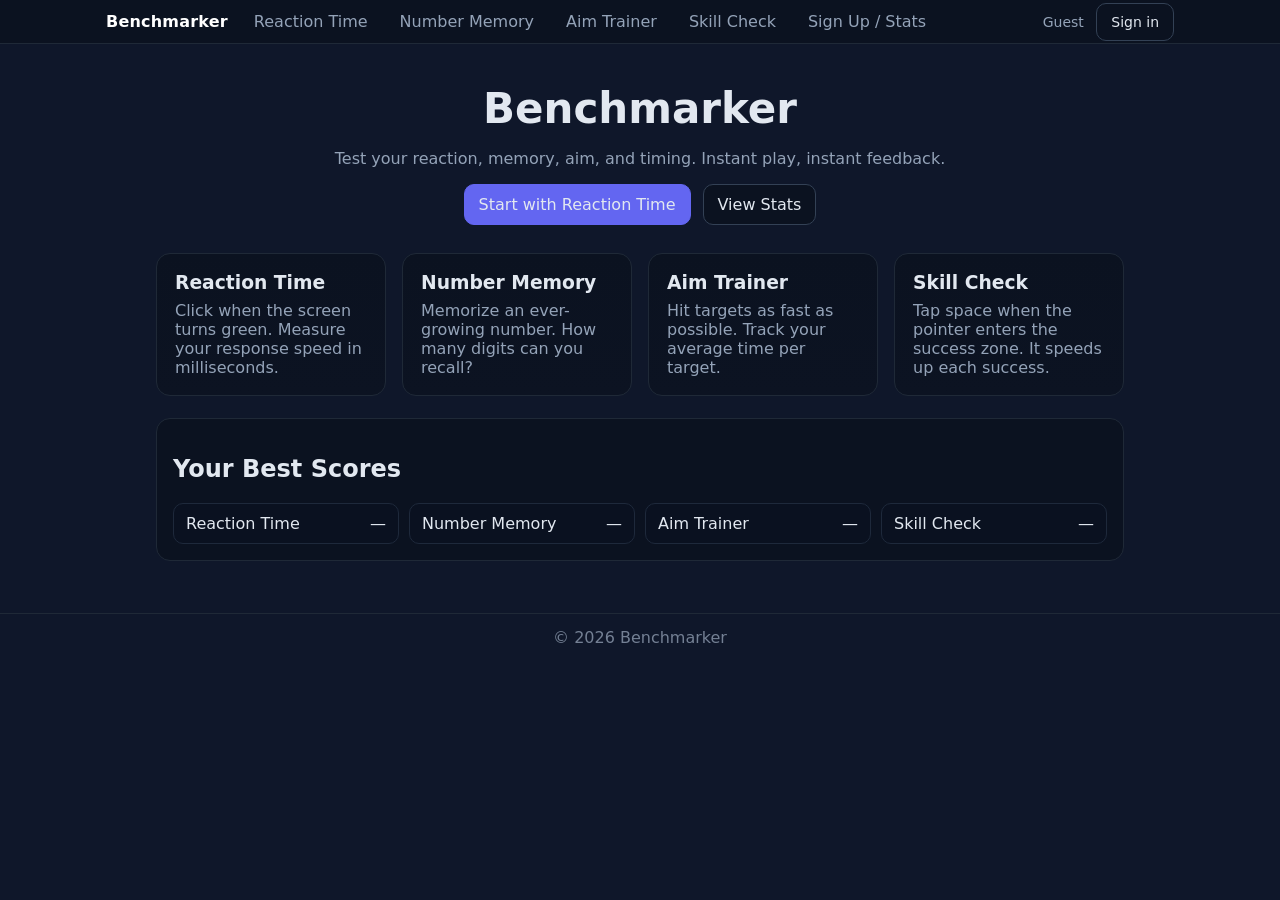
<file: benchmarker/index.html>
<!doctype html>
<html lang="en">
  <head>
    <meta charset="utf-8" />
    <meta name="viewport" content="width=device-width, initial-scale=1" />
    <title>Benchmarker — Cognitive Skill Tests</title>
    <link rel="stylesheet" href="assets/css/styles.css" />
  </head>
  <body>
    <header class="site-header">
      <nav class="nav">
        <a class="brand" href="index.html">Benchmarker</a>
        <ul class="nav-links">
          <li><a href="reaction.html">Reaction Time</a></li>
          <li><a href="number-memory.html">Number Memory</a></li>
          <li><a href="aim-trainer.html">Aim Trainer</a></li>
          <li><a href="skill-check.html">Skill Check</a></li>
          <li><a href="signup.html">Sign Up / Stats</a></li>
        </ul>
        <div class="user-badge" id="userBadge"></div>
      </nav>
    </header>

    <main class="container">
      <section class="hero">
        <h1>Benchmarker</h1>
        <p class="subtitle">Test your reaction, memory, aim, and timing. Instant play, instant feedback.</p>
        <div class="cta-row">
          <a class="btn primary" href="reaction.html">Start with Reaction Time</a>
          <a class="btn" href="signup.html">View Stats</a>
        </div>
      </section>

      <section class="cards-grid">
        <a class="card" href="reaction.html">
          <h3>Reaction Time</h3>
          <p>Click when the screen turns green. Measure your response speed in milliseconds.</p>
        </a>
        <a class="card" href="number-memory.html">
          <h3>Number Memory</h3>
          <p>Memorize an ever-growing number. How many digits can you recall?</p>
        </a>
        <a class="card" href="aim-trainer.html">
          <h3>Aim Trainer</h3>
          <p>Hit targets as fast as possible. Track your average time per target.</p>
        </a>
        <a class="card" href="skill-check.html">
          <h3>Skill Check</h3>
          <p>Tap space when the pointer enters the success zone. It speeds up each success.</p>
        </a>
      </section>

      <section class="panel">
        <h2>Your Best Scores</h2>
        <div id="bestScores" class="best-scores"></div>
      </section>
    </main>

    <footer class="site-footer">
      <div>© <span id="year"></span> Benchmarker</div>
    </footer>

    <script src="assets/js/storage.js"></script>
    <script src="assets/js/ui.js"></script>
    <script>
      document.getElementById('year').textContent = new Date().getFullYear();

      function renderBestScores() {
        const user = window.BMStorage.getCurrentUser();
        const username = user ? user.username : 'guest';
        const stats = window.BMStorage.getUserStats(username);
        const el = document.getElementById('bestScores');
        const rows = [];
        rows.push(`<div class="best-row"><span>Reaction Time</span><span>${stats.reaction.bestMs != null ? stats.reaction.bestMs + ' ms' : '—'}</span></div>`);
        rows.push(`<div class="best-row"><span>Number Memory</span><span>${stats.numberMemory.bestLevel != null ? 'Level ' + stats.numberMemory.bestLevel : '—'}</span></div>`);
        rows.push(`<div class="best-row"><span>Aim Trainer</span><span>${stats.aim.bestAvgMs != null ? stats.aim.bestAvgMs + ' ms avg' : '—'}</span></div>`);
        rows.push(`<div class="best-row"><span>Skill Check</span><span>${stats.skillCheck.bestScore != null ? stats.skillCheck.bestScore + ' streak' : '—'}</span></div>`);
        el.innerHTML = rows.join('');
      }

      document.addEventListener('DOMContentLoaded', () => {
        window.BMUI.renderUserBadge();
        renderBestScores();
      });
    </script>
  </body>
  </html>
</file>
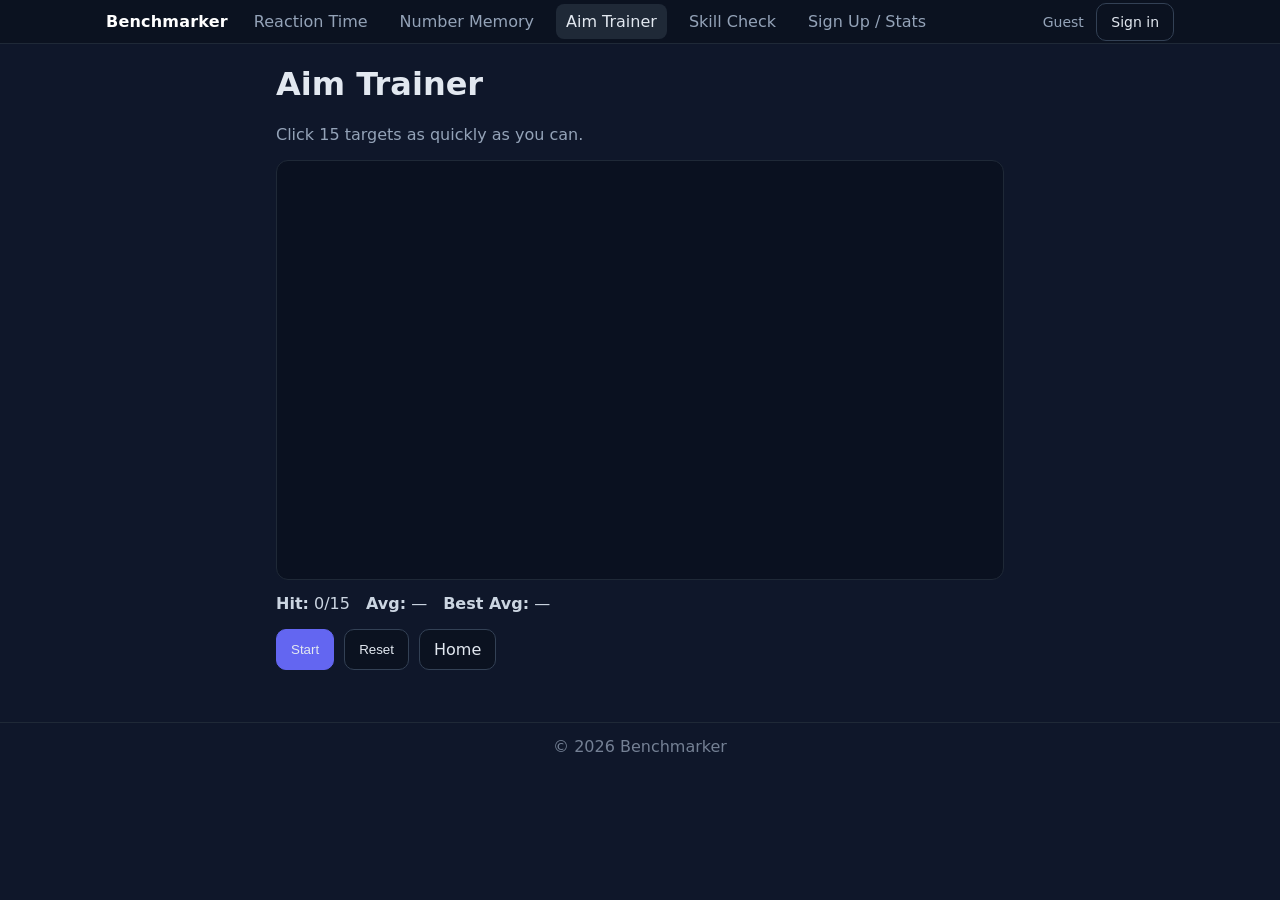
<file: benchmarker/aim-trainer.html>
<!doctype html>
<html lang="en">
  <head>
    <meta charset="utf-8" />
    <meta name="viewport" content="width=device-width, initial-scale=1" />
    <title>Aim Trainer — Benchmarker</title>
    <link rel="stylesheet" href="assets/css/styles.css" />
  </head>
  <body>
    <header class="site-header">
      <nav class="nav">
        <a class="brand" href="index.html">Benchmarker</a>
        <ul class="nav-links">
          <li><a href="reaction.html">Reaction Time</a></li>
          <li><a href="number-memory.html">Number Memory</a></li>
          <li><a class="active" href="aim-trainer.html">Aim Trainer</a></li>
          <li><a href="skill-check.html">Skill Check</a></li>
          <li><a href="signup.html">Sign Up / Stats</a></li>
        </ul>
        <div class="user-badge" id="userBadge"></div>
      </nav>
    </header>

    <main class="container narrow">
      <h1>Aim Trainer</h1>
      <p class="subtitle">Click 15 targets as quickly as you can.</p>

      <div class="aim-area" id="aimArea">
        <button id="target" class="target hidden"></button>
      </div>

      <div class="metrics">
        <div><strong>Hit:</strong> <span id="hits">0</span>/15</div>
        <div><strong>Avg:</strong> <span id="avg">—</span></div>
        <div><strong>Best Avg:</strong> <span id="best">—</span></div>
      </div>

      <div class="controls-row">
        <button id="startBtn" class="btn primary">Start</button>
        <button id="resetBtn" class="btn">Reset</button>
        <a class="btn" href="index.html">Home</a>
      </div>
    </main>

    <footer class="site-footer">
      <div>© <span id="year"></span> Benchmarker</div>
    </footer>

    <script src="assets/js/storage.js"></script>
    <script src="assets/js/ui.js"></script>
    <script>
      document.getElementById('year').textContent = new Date().getFullYear();

      const area = document.getElementById('aimArea');
      const target = document.getElementById('target');
      const startBtn = document.getElementById('startBtn');
      const resetBtn = document.getElementById('resetBtn');
      const hitsEl = document.getElementById('hits');
      const avgEl = document.getElementById('avg');
      const bestEl = document.getElementById('best');

      let hits = 0;
      let times = [];
      let lastSpawn = 0;

      function updateBest() {
        const user = window.BMStorage.getCurrentUser();
        const username = user ? user.username : 'guest';
        const stats = window.BMStorage.getUserStats(username);
        bestEl.textContent = stats.aim.bestAvgMs != null ? stats.aim.bestAvgMs + ' ms' : '—';
      }

      function spawnTarget() {
        const rect = area.getBoundingClientRect();
        const size = 44;
        const x = Math.random() * (rect.width - size);
        const y = Math.random() * (rect.height - size);
        target.style.left = x + 'px';
        target.style.top = y + 'px';
        target.classList.remove('hidden');
        lastSpawn = performance.now();
      }

      target.addEventListener('click', () => {
        const now = performance.now();
        times.push(now - lastSpawn);
        hits += 1;
        hitsEl.textContent = String(hits);
        target.classList.add('hidden');
        if (hits >= 15) {
          const avg = Math.round(times.reduce((a,b)=>a+b,0)/times.length);
          avgEl.textContent = avg + ' ms';
          const user = window.BMStorage.getCurrentUser();
          const username = user ? user.username : 'guest';
          window.BMStorage.recordAim(username, avg);
          updateBest();
        } else {
          setTimeout(spawnTarget, 300);
          const avg = Math.round(times.reduce((a,b)=>a+b,0)/times.length);
          avgEl.textContent = avg + ' ms';
        }
      });

      startBtn.addEventListener('click', () => {
        hits = 0;
        times = [];
        hitsEl.textContent = '0';
        avgEl.textContent = '—';
        spawnTarget();
      });

      resetBtn.addEventListener('click', () => {
        hits = 0;
        times = [];
        hitsEl.textContent = '0';
        avgEl.textContent = '—';
        target.classList.add('hidden');
      });

      document.addEventListener('DOMContentLoaded', () => {
        window.BMUI.renderUserBadge();
        updateBest();
      });
    </script>
  </body>
  </html>
</file>
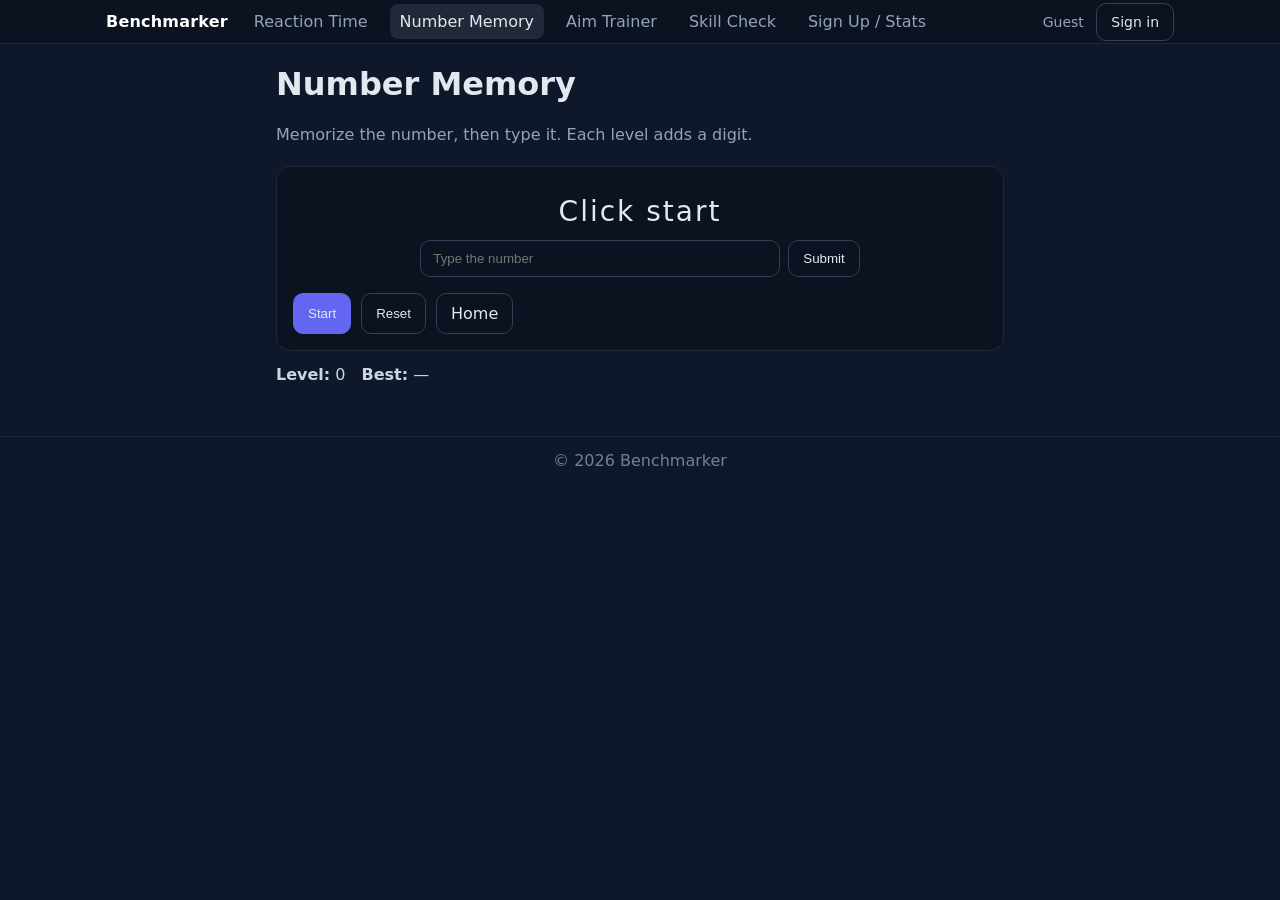
<file: benchmarker/number-memory.html>
<!doctype html>
<html lang="en">
  <head>
    <meta charset="utf-8" />
    <meta name="viewport" content="width=device-width, initial-scale=1" />
    <title>Number Memory — Benchmarker</title>
    <link rel="stylesheet" href="assets/css/styles.css" />
  </head>
  <body>
    <header class="site-header">
      <nav class="nav">
        <a class="brand" href="index.html">Benchmarker</a>
        <ul class="nav-links">
          <li><a href="reaction.html">Reaction Time</a></li>
          <li><a class="active" href="number-memory.html">Number Memory</a></li>
          <li><a href="aim-trainer.html">Aim Trainer</a></li>
          <li><a href="skill-check.html">Skill Check</a></li>
          <li><a href="signup.html">Sign Up / Stats</a></li>
        </ul>
        <div class="user-badge" id="userBadge"></div>
      </nav>
    </header>

    <main class="container narrow">
      <h1>Number Memory</h1>
      <p class="subtitle">Memorize the number, then type it. Each level adds a digit.</p>

      <div class="panel nm-panel">
        <div id="nmNumber" class="nm-number">Click start</div>
        <div class="nm-input-row">
          <input id="nmInput" class="input" type="text" placeholder="Type the number" disabled />
          <button id="nmSubmit" class="btn" disabled>Submit</button>
        </div>
        <div class="controls-row">
          <button id="nmStart" class="btn primary">Start</button>
          <button id="nmReset" class="btn">Reset</button>
          <a class="btn" href="index.html">Home</a>
        </div>
      </div>

      <div class="metrics">
        <div><strong>Level:</strong> <span id="nmLevel">0</span></div>
        <div><strong>Best:</strong> <span id="nmBest">—</span></div>
      </div>
    </main>

    <footer class="site-footer">
      <div>© <span id="year"></span> Benchmarker</div>
    </footer>

    <script src="assets/js/storage.js"></script>
    <script src="assets/js/ui.js"></script>
    <script>
      document.getElementById('year').textContent = new Date().getFullYear();

      const nmNumber = document.getElementById('nmNumber');
      const nmInput = document.getElementById('nmInput');
      const nmSubmit = document.getElementById('nmSubmit');
      const nmStart = document.getElementById('nmStart');
      const nmReset = document.getElementById('nmReset');
      const nmLevelEl = document.getElementById('nmLevel');
      const nmBestEl = document.getElementById('nmBest');

      let level = 0;
      let secret = '';
      let showing = false;

      function updateBest() {
        const user = window.BMStorage.getCurrentUser();
        const username = user ? user.username : 'guest';
        const stats = window.BMStorage.getUserStats(username);
        nmBestEl.textContent = stats.numberMemory.bestLevel != null ? 'Level ' + stats.numberMemory.bestLevel : '—';
      }

      function randomDigit() { return Math.floor(Math.random()*10); }

      function nextLevel() {
        level += 1;
        nmLevelEl.textContent = String(level);
        secret = '';
        for (let i=0;i<level;i++) secret += randomDigit();
        showing = true;
        nmInput.disabled = true;
        nmSubmit.disabled = true;
        nmNumber.textContent = secret;
        setTimeout(() => {
          nmNumber.textContent = 'Enter the number';
          nmInput.disabled = false;
          nmSubmit.disabled = false;
          nmInput.value = '';
          nmInput.focus();
          showing = false;
        }, Math.min(4000, 1000 + level*300));
      }

      function endRun() {
        const user = window.BMStorage.getCurrentUser();
        const username = user ? user.username : 'guest';
        window.BMStorage.recordNumberMemory(username, level-1);
        updateBest();
        nmNumber.textContent = `Failed at level ${level}. Click start to try again.`;
        level = 0;
        nmLevelEl.textContent = '0';
        nmInput.disabled = true;
        nmSubmit.disabled = true;
      }

      nmStart.addEventListener('click', () => {
        if (showing) return;
        level = 0;
        nextLevel();
      });

      nmReset.addEventListener('click', () => {
        level = 0;
        nmLevelEl.textContent = '0';
        nmNumber.textContent = 'Click start';
        nmInput.value = '';
        nmInput.disabled = true;
        nmSubmit.disabled = true;
      });

      nmSubmit.addEventListener('click', () => {
        if (showing) return;
        if (nmInput.value.trim() === secret) {
          nextLevel();
        } else {
          endRun();
        }
      });

      nmInput.addEventListener('keydown', (e) => {
        if (e.key === 'Enter') nmSubmit.click();
      });

      document.addEventListener('DOMContentLoaded', () => {
        window.BMUI.renderUserBadge();
        updateBest();
      });
    </script>
  </body>
  </html>
</file>
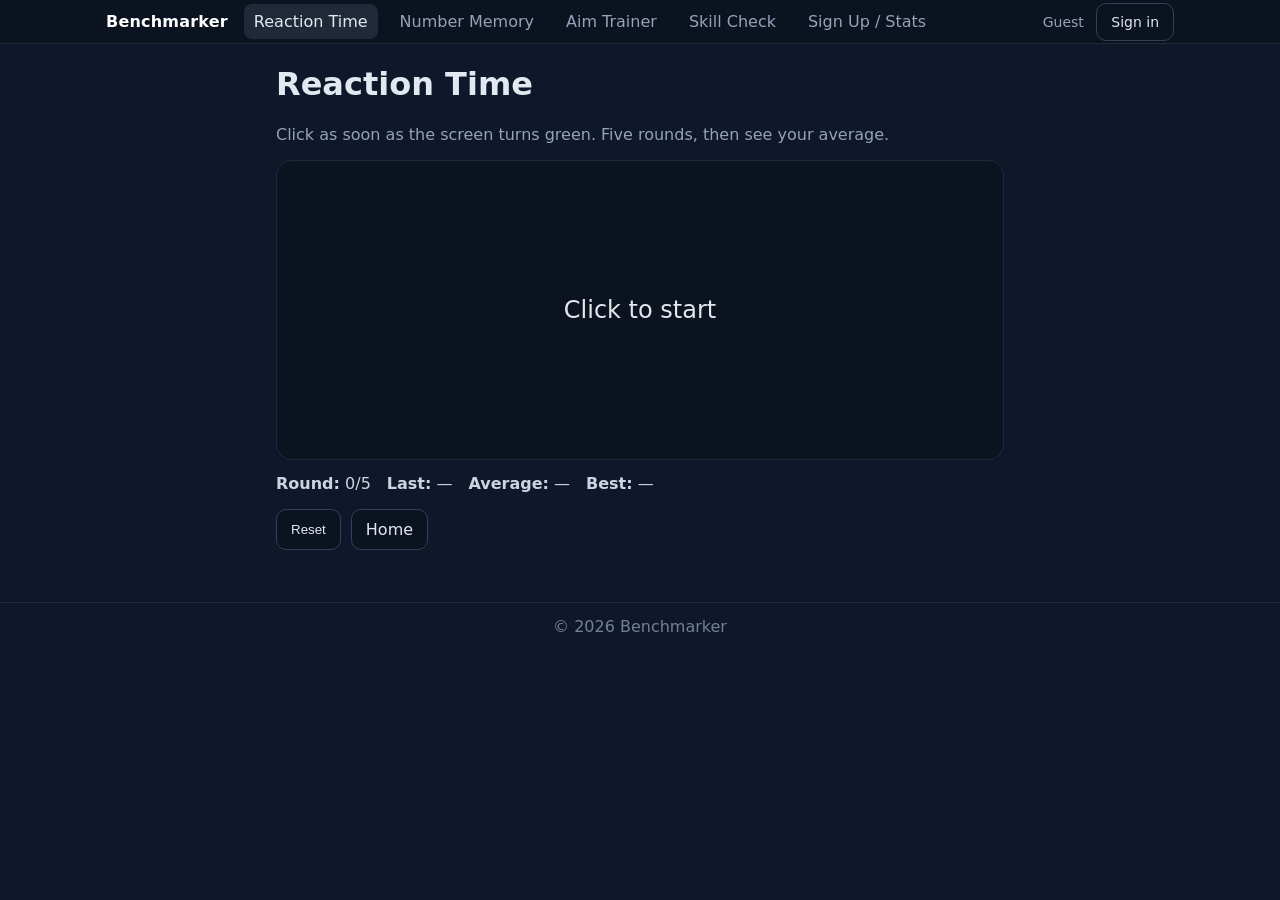
<file: benchmarker/reaction.html>
<!doctype html>
<html lang="en">
  <head>
    <meta charset="utf-8" />
    <meta name="viewport" content="width=device-width, initial-scale=1" />
    <title>Reaction Time — Benchmarker</title>
    <link rel="stylesheet" href="assets/css/styles.css" />
  </head>
  <body>
    <header class="site-header">
      <nav class="nav">
        <a class="brand" href="index.html">Benchmarker</a>
        <ul class="nav-links">
          <li><a class="active" href="reaction.html">Reaction Time</a></li>
          <li><a href="number-memory.html">Number Memory</a></li>
          <li><a href="aim-trainer.html">Aim Trainer</a></li>
          <li><a href="skill-check.html">Skill Check</a></li>
          <li><a href="signup.html">Sign Up / Stats</a></li>
        </ul>
        <div class="user-badge" id="userBadge"></div>
      </nav>
    </header>

    <main class="container narrow">
      <h1>Reaction Time</h1>
      <p class="subtitle">Click as soon as the screen turns green. Five rounds, then see your average.</p>

      <div id="reactionPanel" class="reaction-panel idle">
        <div id="reactionText" class="reaction-text">Click to start</div>
      </div>

      <div class="metrics">
        <div><strong>Round:</strong> <span id="round">0</span>/5</div>
        <div><strong>Last:</strong> <span id="last">—</span></div>
        <div><strong>Average:</strong> <span id="avg">—</span></div>
        <div><strong>Best:</strong> <span id="best">—</span></div>
      </div>

      <div class="controls-row">
        <button id="resetBtn" class="btn">Reset</button>
        <a class="btn" href="index.html">Home</a>
      </div>
    </main>

    <footer class="site-footer">
      <div>© <span id="year"></span> Benchmarker</div>
    </footer>

    <script src="assets/js/storage.js"></script>
    <script src="assets/js/ui.js"></script>
    <script>
      document.getElementById('year').textContent = new Date().getFullYear();

      const panel = document.getElementById('reactionPanel');
      const text = document.getElementById('reactionText');
      const roundEl = document.getElementById('round');
      const lastEl = document.getElementById('last');
      const avgEl = document.getElementById('avg');
      const bestEl = document.getElementById('best');
      const resetBtn = document.getElementById('resetBtn');

      let state = 'idle';
      let timeoutId = null;
      let startTs = 0;
      let results = [];
      let round = 0;

      function setState(newState) {
        panel.classList.remove('idle','wait','go','too-soon');
        panel.classList.add(newState);
        state = newState;
      }

      function scheduleGo() {
        const delay = 1000 + Math.random() * 2000;
        timeoutId = setTimeout(() => {
          setState('go');
          text.textContent = 'Click!';
          startTs = performance.now();
        }, delay);
      }

      function updateMetrics() {
        roundEl.textContent = String(round);
        const last = results.length ? results[results.length - 1] : null;
        lastEl.textContent = last != null ? Math.round(last) + ' ms' : '—';
        const avg = results.length ? results.reduce((a,b)=>a+b,0)/results.length : null;
        avgEl.textContent = avg != null ? Math.round(avg) + ' ms' : '—';

        const user = window.BMStorage.getCurrentUser();
        const username = user ? user.username : 'guest';
        const stats = window.BMStorage.getUserStats(username);
        const best = stats.reaction.bestMs;
        bestEl.textContent = best != null ? best + ' ms' : '—';
      }

      function finishIfNeeded() {
        if (round >= 5) {
          const avg = Math.round(results.reduce((a,b)=>a+b,0)/results.length);
          const user = window.BMStorage.getCurrentUser();
          const username = user ? user.username : 'guest';
          window.BMStorage.recordReaction(username, results, avg);
          updateMetrics();
          text.textContent = `Done! Avg: ${avg} ms. Click to retry.`;
          setState('idle');
          round = 0;
          results = [];
        }
      }

      panel.addEventListener('click', () => {
        if (state === 'idle') {
          results = [];
          round = 0;
          updateMetrics();
          setState('wait');
          text.textContent = 'Wait for green...';
          clearTimeout(timeoutId);
          scheduleGo();
        } else if (state === 'wait') {
          // too soon
          clearTimeout(timeoutId);
          setState('too-soon');
          text.textContent = 'Too soon! Click to try again.';
        } else if (state === 'go') {
          const delta = performance.now() - startTs;
          results.push(delta);
          round += 1;
          updateMetrics();
          if (round < 5) {
            setState('wait');
            text.textContent = 'Wait for green...';
            clearTimeout(timeoutId);
            scheduleGo();
          } else {
            setState('go');
            finishIfNeeded();
          }
        } else if (state === 'too-soon') {
          setState('wait');
          text.textContent = 'Wait for green...';
          clearTimeout(timeoutId);
          scheduleGo();
        }
      });

      resetBtn.addEventListener('click', () => {
        clearTimeout(timeoutId);
        results = [];
        round = 0;
        updateMetrics();
        setState('idle');
        text.textContent = 'Click to start';
      });

      document.addEventListener('DOMContentLoaded', () => {
        window.BMUI.renderUserBadge();
        updateMetrics();
      });
    </script>
  </body>
  </html>
</file>
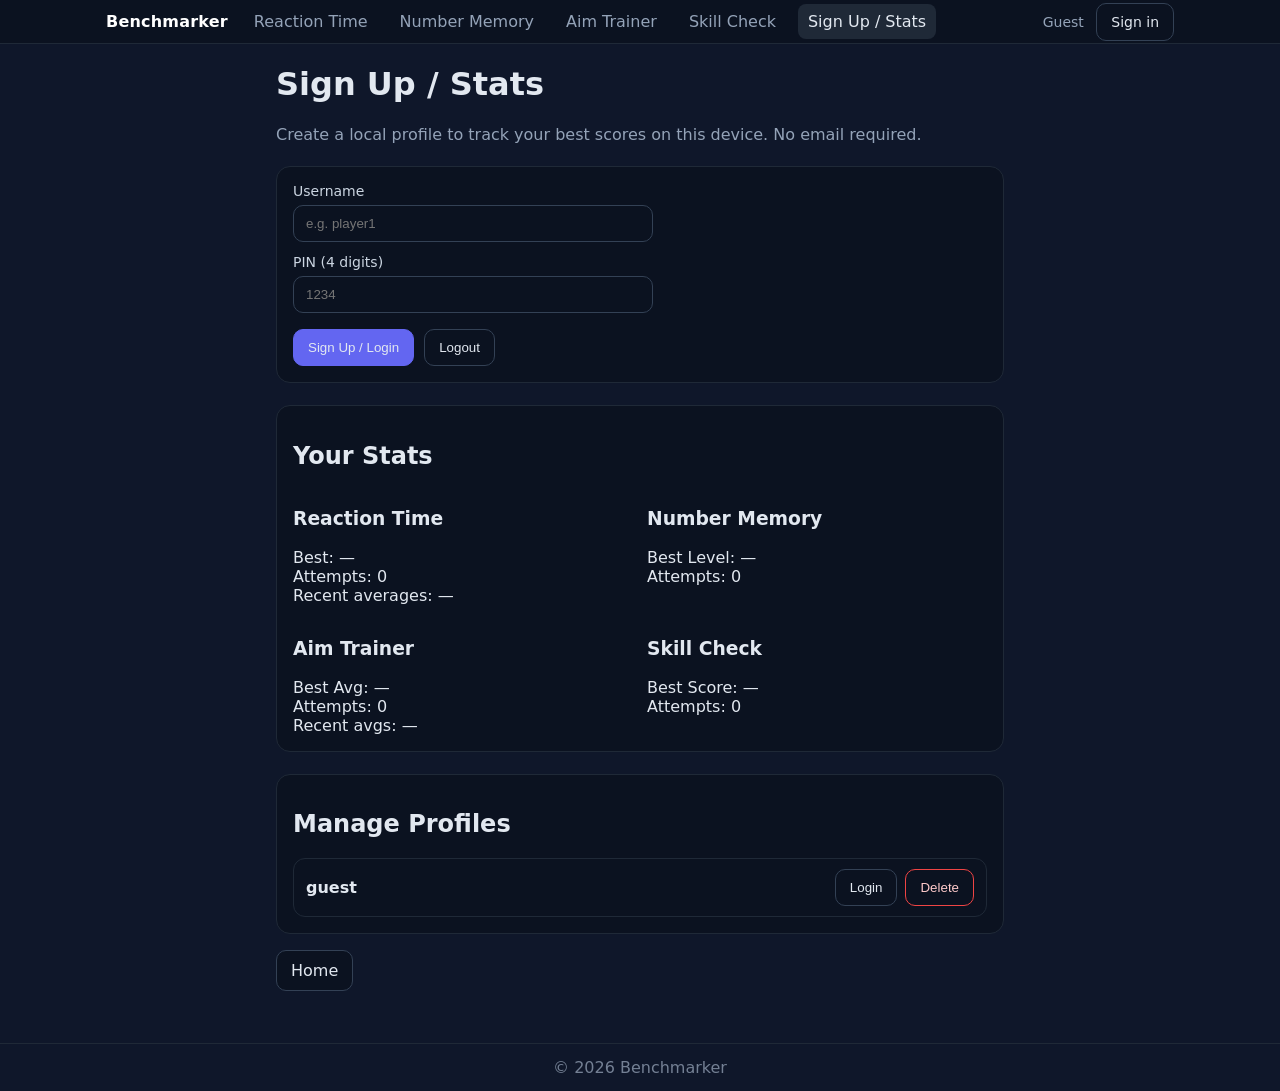
<file: benchmarker/signup.html>
<!doctype html>
<html lang="en">
  <head>
    <meta charset="utf-8" />
    <meta name="viewport" content="width=device-width, initial-scale=1" />
    <title>Sign Up / Stats — Benchmarker</title>
    <link rel="stylesheet" href="assets/css/styles.css" />
  </head>
  <body>
    <header class="site-header">
      <nav class="nav">
        <a class="brand" href="index.html">Benchmarker</a>
        <ul class="nav-links">
          <li><a href="reaction.html">Reaction Time</a></li>
          <li><a href="number-memory.html">Number Memory</a></li>
          <li><a href="aim-trainer.html">Aim Trainer</a></li>
          <li><a href="skill-check.html">Skill Check</a></li>
          <li><a class="active" href="signup.html">Sign Up / Stats</a></li>
        </ul>
        <div class="user-badge" id="userBadge"></div>
      </nav>
    </header>

    <main class="container narrow">
      <h1>Sign Up / Stats</h1>
      <p class="subtitle">Create a local profile to track your best scores on this device. No email required.</p>

      <div class="panel">
        <form id="signupForm" class="form">
          <div class="form-row">
            <label for="username">Username</label>
            <input id="username" class="input" type="text" placeholder="e.g. player1" required />
          </div>
          <div class="form-row">
            <label for="pin">PIN (4 digits)</label>
            <input id="pin" class="input" type="password" pattern="\\d{4}" placeholder="1234" required />
          </div>
          <div class="controls-row">
            <button class="btn primary" type="submit">Sign Up / Login</button>
            <button id="logoutBtn" class="btn" type="button">Logout</button>
          </div>
        </form>
      </div>

      <section class="panel">
        <h2>Your Stats</h2>
        <div id="stats"></div>
      </section>

      <section class="panel">
        <h2>Manage Profiles</h2>
        <div class="profiles" id="profiles"></div>
      </section>

      <div class="controls-row">
        <a class="btn" href="index.html">Home</a>
      </div>
    </main>

    <footer class="site-footer">
      <div>© <span id="year"></span> Benchmarker</div>
    </footer>

    <script src="assets/js/storage.js"></script>
    <script src="assets/js/ui.js"></script>
    <script>
      document.getElementById('year').textContent = new Date().getFullYear();

      const form = document.getElementById('signupForm');
      const usernameEl = document.getElementById('username');
      const pinEl = document.getElementById('pin');
      const statsEl = document.getElementById('stats');
      const profilesEl = document.getElementById('profiles');
      const logoutBtn = document.getElementById('logoutBtn');

      function renderStats() {
        const user = window.BMStorage.getCurrentUser();
        const username = user ? user.username : 'guest';
        const s = window.BMStorage.getUserStats(username);
        statsEl.innerHTML = `
          <div class="grid two">
            <div>
              <h3>Reaction Time</h3>
              <div>Best: ${s.reaction.bestMs != null ? s.reaction.bestMs + ' ms' : '—'}</div>
              <div>Attempts: ${s.reaction.attempts}</div>
              <div>Recent averages: ${s.reaction.recentAverages.join(', ') || '—'}</div>
            </div>
            <div>
              <h3>Number Memory</h3>
              <div>Best Level: ${s.numberMemory.bestLevel != null ? s.numberMemory.bestLevel : '—'}</div>
              <div>Attempts: ${s.numberMemory.attempts}</div>
            </div>
            <div>
              <h3>Aim Trainer</h3>
              <div>Best Avg: ${s.aim.bestAvgMs != null ? s.aim.bestAvgMs + ' ms' : '—'}</div>
              <div>Attempts: ${s.aim.attempts}</div>
              <div>Recent avgs: ${s.aim.recentAverages.join(', ') || '—'}</div>
            </div>
            <div>
              <h3>Skill Check</h3>
              <div>Best Score: ${s.skillCheck.bestScore != null ? s.skillCheck.bestScore : '—'}</div>
              <div>Attempts: ${s.skillCheck.attempts}</div>
            </div>
          </div>`;
      }

      function renderProfiles() {
        const all = window.BMStorage.listUsers();
        const current = window.BMStorage.getCurrentUser();
        profilesEl.innerHTML = all.map(u => `
          <div class="profile-row ${current && current.username===u.username ? 'current' : ''}">
            <div class="profile-name">${u.username}</div>
            <div class="profile-actions">
              <button class="btn" data-act="login" data-username="${u.username}">Login</button>
              <button class="btn danger" data-act="delete" data-username="${u.username}">Delete</button>
            </div>
          </div>
        `).join('');
      }

      profilesEl.addEventListener('click', (e) => {
        const t = e.target;
        if (!(t instanceof HTMLElement)) return;
        const act = t.getAttribute('data-act');
        const username = t.getAttribute('data-username');
        if (!act || !username) return;
        if (act === 'login') {
          const pin = prompt('Enter PIN for '+username+':');
          if (pin == null) return;
          const ok = window.BMStorage.login(username, pin);
          if (!ok) return alert('Invalid PIN');
          window.BMUI.renderUserBadge();
          renderStats();
          renderProfiles();
        } else if (act === 'delete') {
          if (!confirm('Delete user '+username+'? This cannot be undone.')) return;
          window.BMStorage.deleteUser(username);
          window.BMUI.renderUserBadge();
          renderStats();
          renderProfiles();
        }
      });

      logoutBtn.addEventListener('click', () => {
        window.BMStorage.logout();
        window.BMUI.renderUserBadge();
        renderStats();
        renderProfiles();
      });

      form.addEventListener('submit', async (e) => {
        e.preventDefault();
        const username = usernameEl.value.trim();
        const pin = pinEl.value.trim();
        if (!/^\w[\w.-]{1,20}$/.test(username)) {
          alert('Use 2-21 characters: letters, numbers, underscore, dot, or dash.');
          return;
        }
        if (!/^\d{4}$/.test(pin)) {
          alert('PIN must be 4 digits.');
          return;
        }
        try {
          await window.BMStorage.signupOrLogin(username, pin);
        } catch (err) {
          alert('Invalid PIN for existing user.');
          return;
        }
        usernameEl.value = '';
        pinEl.value = '';
        window.BMUI.renderUserBadge();
        renderStats();
        renderProfiles();
      });

      document.addEventListener('DOMContentLoaded', () => {
        window.BMUI.renderUserBadge();
        renderStats();
        renderProfiles();
      });
    </script>
  </body>
  </html>
</file>
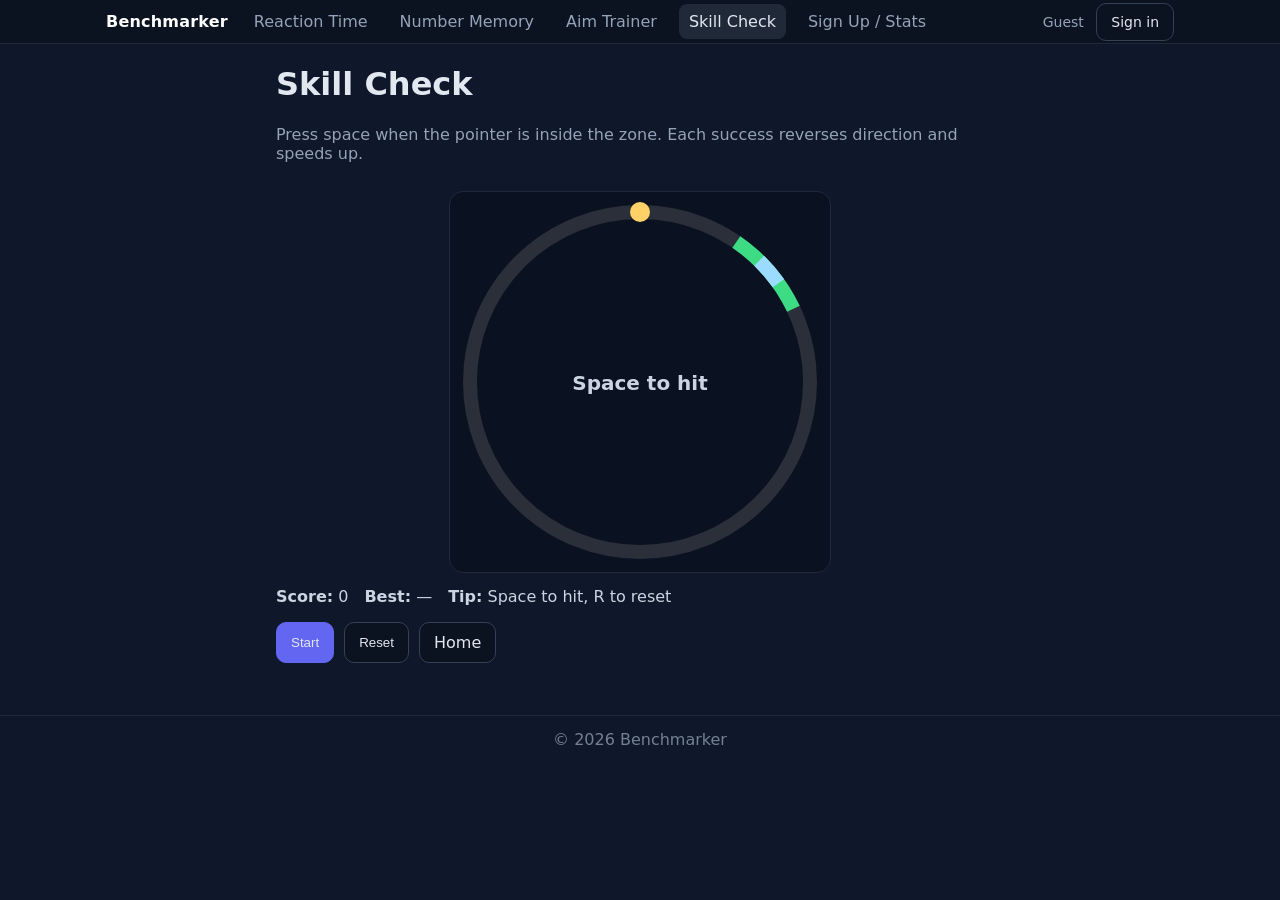
<file: benchmarker/skill-check.html>
<!doctype html>
<html lang="en">
  <head>
    <meta charset="utf-8" />
    <meta name="viewport" content="width=device-width, initial-scale=1" />
    <title>Skill Check — Benchmarker</title>
    <link rel="stylesheet" href="assets/css/styles.css" />
  </head>
  <body>
    <header class="site-header">
      <nav class="nav">
        <a class="brand" href="index.html">Benchmarker</a>
        <ul class="nav-links">
          <li><a href="reaction.html">Reaction Time</a></li>
          <li><a href="number-memory.html">Number Memory</a></li>
          <li><a href="aim-trainer.html">Aim Trainer</a></li>
          <li><a class="active" href="skill-check.html">Skill Check</a></li>
          <li><a href="signup.html">Sign Up / Stats</a></li>
        </ul>
        <div class="user-badge" id="userBadge"></div>
      </nav>
    </header>

    <main class="container narrow">
      <h1>Skill Check</h1>
      <p class="subtitle">Press space when the pointer is inside the zone. Each success reverses direction and speeds up.</p>

      <div class="skillcheck-panel">
        <canvas id="scCanvas" width="380" height="380"></canvas>
      </div>

      <div class="metrics">
        <div><strong>Score:</strong> <span id="scScore">0</span></div>
        <div><strong>Best:</strong> <span id="scBest">—</span></div>
        <div><strong>Tip:</strong> Space to hit, R to reset</div>
      </div>

      <div class="controls-row">
        <button id="scStart" class="btn primary">Start</button>
        <button id="scReset" class="btn">Reset</button>
        <a class="btn" href="index.html">Home</a>
      </div>
    </main>

    <footer class="site-footer">
      <div>© <span id="year"></span> Benchmarker</div>
    </footer>

    <script src="assets/js/storage.js"></script>
    <script src="assets/js/ui.js"></script>
    <script>
      document.getElementById('year').textContent = new Date().getFullYear();

      const canvas = document.getElementById('scCanvas');
      const ctx = canvas.getContext('2d');
      const scoreEl = document.getElementById('scScore');
      const bestEl = document.getElementById('scBest');
      const startBtn = document.getElementById('scStart');
      const resetBtn = document.getElementById('scReset');

      let running = false;
      let angle = -Math.PI/2; // start at top
      let dir = 1; // 1 clockwise, -1 counter
      let speed = 1.2; // radians per second
      let score = 0;
      let lastTs = 0;
      let zoneStart = Math.random()*Math.PI*2;
      let zoneSize = Math.PI/6; // 30 deg
      let greatSize = zoneSize/3; // inner great zone

      function updateBest() {
        const user = window.BMStorage.getCurrentUser();
        const username = user ? user.username : 'guest';
        const stats = window.BMStorage.getUserStats(username);
        bestEl.textContent = stats.skillCheck.bestScore != null ? stats.skillCheck.bestScore : '—';
      }

      function resetGame() {
        running = false;
        angle = -Math.PI/2;
        dir = Math.random() < 0.5 ? 1 : -1;
        speed = 1.2;
        score = 0;
        scoreEl.textContent = '0';
        zoneStart = Math.random()*Math.PI*2;
        zoneSize = Math.PI/6;
        greatSize = zoneSize/3;
        draw();
      }

      function normalize(a) {
        const twoPi = Math.PI*2;
        return ((a % twoPi) + twoPi) % twoPi;
      }

      function inArc(a, start, size) {
        const twoPi = Math.PI*2;
        a = normalize(a);
        start = normalize(start);
        let end = normalize(start + size);
        if (size >= twoPi) return true;
        if (start <= end) return a >= start && a <= end;
        return a >= start || a <= end;
      }

      function draw() {
        const w = canvas.width;
        const h = canvas.height;
        ctx.clearRect(0,0,w,h);
        const cx = w/2, cy = h/2, r = Math.min(w,h)/2 - 20;

        // ring
        ctx.lineWidth = 14;
        ctx.strokeStyle = '#2a2f3a';
        ctx.beginPath();
        ctx.arc(cx, cy, r, 0, Math.PI*2);
        ctx.stroke();

        // success zone
        ctx.lineWidth = 14;
        ctx.strokeStyle = '#3ddc84';
        ctx.beginPath();
        ctx.arc(cx, cy, r, zoneStart, zoneStart + zoneSize);
        ctx.stroke();

        // great inner zone
        ctx.lineWidth = 14;
        ctx.strokeStyle = '#9bdbff';
        ctx.beginPath();
        const greatStart = zoneStart + (zoneSize - greatSize)/2;
        ctx.arc(cx, cy, r, greatStart, greatStart + greatSize);
        ctx.stroke();

        // pointer
        const px = cx + r * Math.cos(angle);
        const py = cy + r * Math.sin(angle);
        ctx.fillStyle = '#ffd166';
        ctx.beginPath();
        ctx.arc(px, py, 10, 0, Math.PI*2);
        ctx.fill();

        // center text
        ctx.fillStyle = '#cbd5e1';
        ctx.font = '600 20px Inter, system-ui, -apple-system, Segoe UI, Roboto, Arial';
        ctx.textAlign = 'center';
        ctx.fillText('Space to hit', cx, cy + 8);
      }

      function loop(ts) {
        if (!running) return;
        if (!lastTs) lastTs = ts;
        const dt = (ts - lastTs) / 1000;
        lastTs = ts;
        angle += dir * speed * dt;
        draw();
        requestAnimationFrame(loop);
      }

      function onHit() {
        const a = normalize(angle);
        const isHit = inArc(a, zoneStart, zoneSize);
        const twoPi = Math.PI*2;
        if (isHit) {
          const isGreat = inArc(a, zoneStart + (zoneSize - greatSize)/2, greatSize);
          // success
          score += 1;
          scoreEl.textContent = String(score) + (isGreat ? ' Great!' : '');
          dir *= -1;
          speed = Math.min(6.5, speed * 1.08);
          // randomize zone new position, keep size, sometimes shrink a tiny bit
          zoneStart = Math.random()*twoPi;
          if (Math.random() < 0.25) {
            zoneSize = Math.max(Math.PI/16, zoneSize * 0.97);
            greatSize = Math.max(zoneSize/6, greatSize * 0.95);
          }
        } else {
          // fail
          running = false;
          const user = window.BMStorage.getCurrentUser();
          const username = user ? user.username : 'guest';
          window.BMStorage.recordSkillCheck(username, score);
          updateBest();
          scoreEl.textContent = `Failed at ${score}. Press R to reset or Start.`;
        }
      }

      startBtn.addEventListener('click', () => {
        if (running) return;
        lastTs = 0;
        running = true;
        requestAnimationFrame(loop);
      });

      resetBtn.addEventListener('click', resetGame);

      document.addEventListener('keydown', (e) => {
        if (e.code === 'Space') {
          e.preventDefault();
          if (!running) return;
          onHit();
        } else if (e.key.toLowerCase() === 'r') {
          resetGame();
        }
      });

      document.addEventListener('DOMContentLoaded', () => {
        window.BMUI.renderUserBadge();
        updateBest();
        resetGame();
      });
    </script>
  </body>
  </html>
</file>
<file: benchmarker/assets/css/styles.css>
:root {
  --bg: #0f172a;
  --panel: #111827;
  --text: #e2e8f0;
  --muted: #94a3b8;
  --accent: #6366f1;
  --accent-2: #3ddc84;
  --danger: #ef4444;
}

* { box-sizing: border-box; }
html, body { margin: 0; padding: 0; height: 100%; background: var(--bg); color: var(--text); font-family: Inter, system-ui, -apple-system, Segoe UI, Roboto, Arial, sans-serif; }
a { color: inherit; text-decoration: none; }

.site-header { border-bottom: 1px solid #1f2937; background: #0b1220; position: sticky; top: 0; z-index: 10; }
.nav { max-width: 1100px; margin: 0 auto; display: flex; align-items: center; gap: 16px; padding: 12px 16px; }
.brand { font-weight: 800; color: white; letter-spacing: 0.2px; }
.nav-links { list-style: none; display: flex; gap: 12px; margin: 0; padding: 0; }
.nav-links a { padding: 8px 10px; color: var(--muted); border-radius: 8px; }
.nav-links a:hover, .nav-links a.active { background: #1f2937; color: var(--text); }
.user-badge { margin-left: auto; color: var(--muted); font-size: 14px; }

.container { max-width: 1000px; margin: 20px auto; padding: 0 16px 32px; }
.container.narrow { max-width: 760px; }
.hero { text-align: center; margin: 40px 0 28px; }
.hero h1 { margin: 0 0 8px; font-size: 42px; }
.subtitle { color: var(--muted); }
.cta-row { display: flex; gap: 12px; justify-content: center; margin-top: 16px; }

.btn { padding: 10px 14px; border: 1px solid #334155; background: #0b1220; color: var(--text); border-radius: 10px; cursor: pointer; }
.btn:hover { border-color: #475569; background: #0e1526; }
.btn.primary { background: var(--accent); border-color: var(--accent); }
.btn.primary:hover { background: #5458f7; }
.btn.danger { border-color: var(--danger); color: #fecaca; }
.btn.danger:hover { background: #1f0d10; }

.cards-grid { display: grid; grid-template-columns: repeat(auto-fit, minmax(220px, 1fr)); gap: 16px; margin-top: 24px; }
.card { background: linear-gradient(180deg, #0b1220, #0c1322); border: 1px solid #1f2937; border-radius: 14px; padding: 18px; display: block; }
.card h3 { margin: 0 0 8px; }
.card p { margin: 0; color: var(--muted); }
.card:hover { border-color: #334155; background: linear-gradient(180deg, #0b1220, #0f172a); }

.panel { background: #0b1220; border: 1px solid #1f2937; border-radius: 14px; padding: 16px; margin-top: 22px; }
.best-scores { display: grid; grid-template-columns: repeat(auto-fit, minmax(220px, 1fr)); gap: 10px; }
.best-row { display: flex; justify-content: space-between; padding: 10px 12px; background: #0a1120; border: 1px solid #1e293b; border-radius: 10px; }

.site-footer { border-top: 1px solid #1f2937; color: #748094; padding: 14px 16px; text-align: center; }

/* Reaction */
.reaction-panel { user-select: none; height: 300px; display: grid; place-items: center; border-radius: 16px; border: 1px solid #1f2937; margin-top: 12px; cursor: pointer; }
.reaction-panel.idle { background: #0b1220; }
.reaction-panel.wait { background: #2d1c1c; }
.reaction-panel.go { background: #16351f; }
.reaction-panel.too-soon { background: #3c1a1a; }
.reaction-text { font-size: 24px; color: #e5e7eb; }

.metrics { margin-top: 14px; display: flex; flex-wrap: wrap; gap: 16px; color: #cbd5e1; }
.controls-row { margin-top: 16px; display: flex; gap: 10px; }

/* Number memory */
.nm-panel { text-align: center; }
.nm-number { font-size: 28px; letter-spacing: 2px; padding: 12px 0; }
.nm-input-row { display: flex; gap: 8px; justify-content: center; }
.input { width: 100%; max-width: 360px; padding: 10px 12px; border-radius: 10px; border: 1px solid #334155; background: #0b1220; color: var(--text); }

/* Aim trainer */
.aim-area { position: relative; height: 420px; background: #0a1120; border: 1px solid #1f2937; border-radius: 12px; margin-top: 12px; overflow: hidden; }
.target { position: absolute; width: 44px; height: 44px; border-radius: 50%; background: radial-gradient(circle at 35% 35%, #ff6b6b, #ea3943); border: none; cursor: crosshair; }
.target.hidden { display: none; }

/* Skill check */
.skillcheck-panel { display: grid; place-items: center; }
canvas { background: #0a1120; border: 1px solid #1f2937; border-radius: 14px; margin-top: 12px; }

/* Forms */
.form .form-row { display: grid; gap: 6px; margin-bottom: 12px; }
label { color: #cbd5e1; font-size: 14px; }

/* Profiles */
.profiles { display: grid; gap: 8px; }
.profile-row { display: flex; align-items: center; justify-content: space-between; border: 1px solid #1f2937; background: #0b1220; border-radius: 12px; padding: 10px 12px; }
.profile-row.current { outline: 1px dashed #334155; }
.profile-name { font-weight: 600; }
.profile-actions { display: flex; gap: 8px; }

/* Utilities */
.grid.two { display: grid; grid-template-columns: repeat(auto-fit, minmax(240px, 1fr)); gap: 14px; }
</file>
